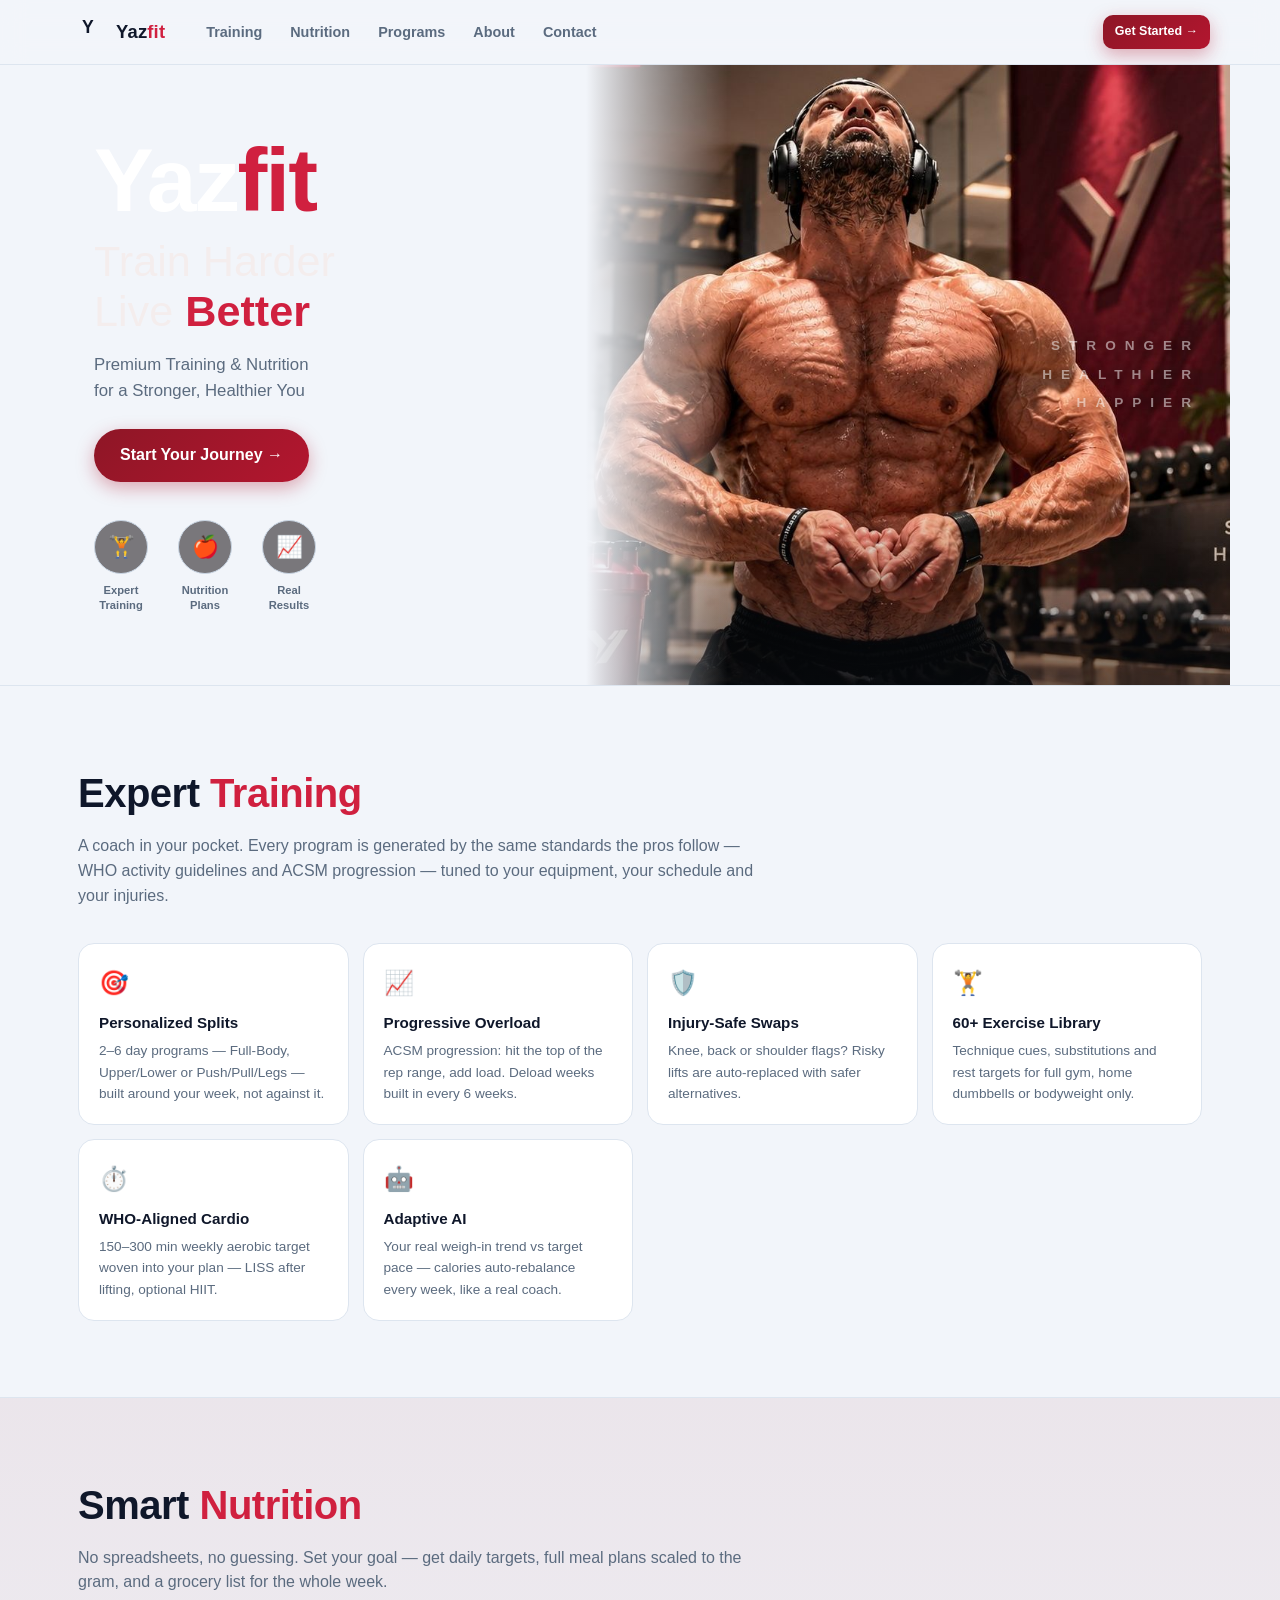
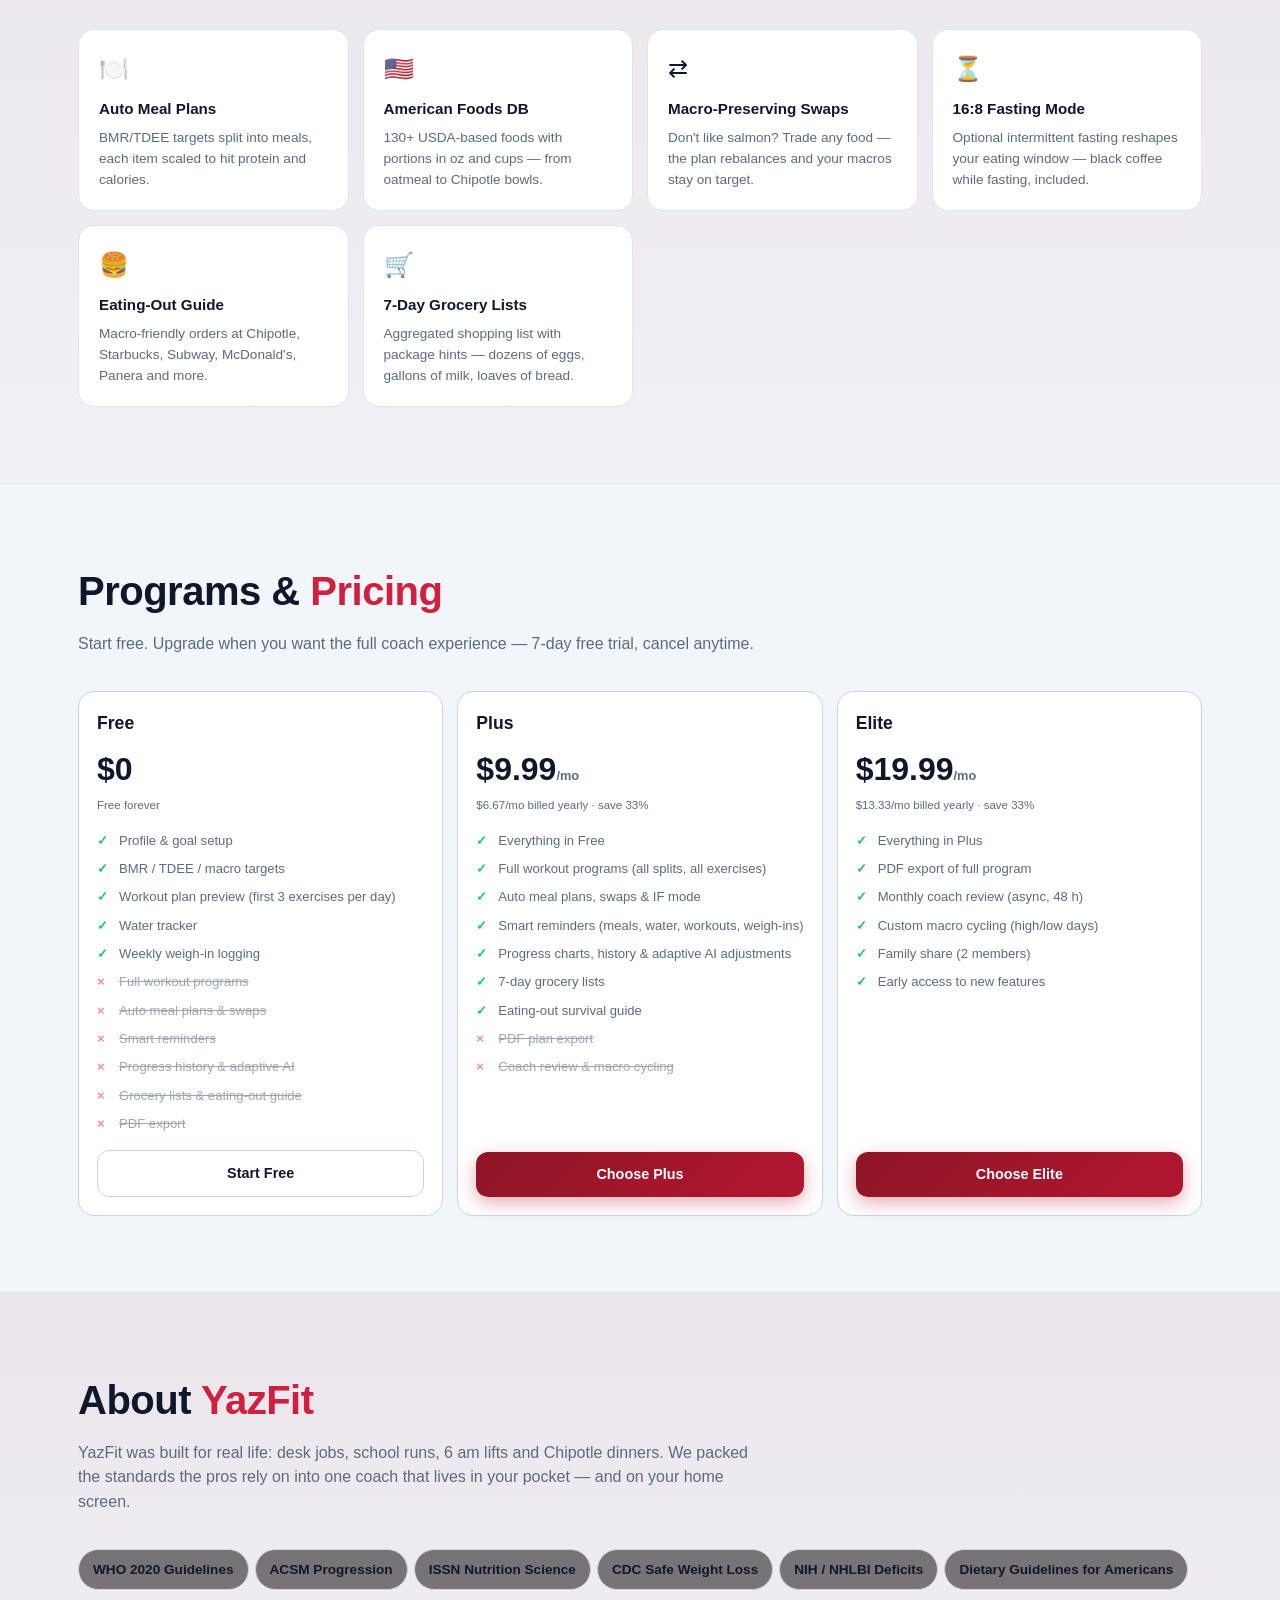
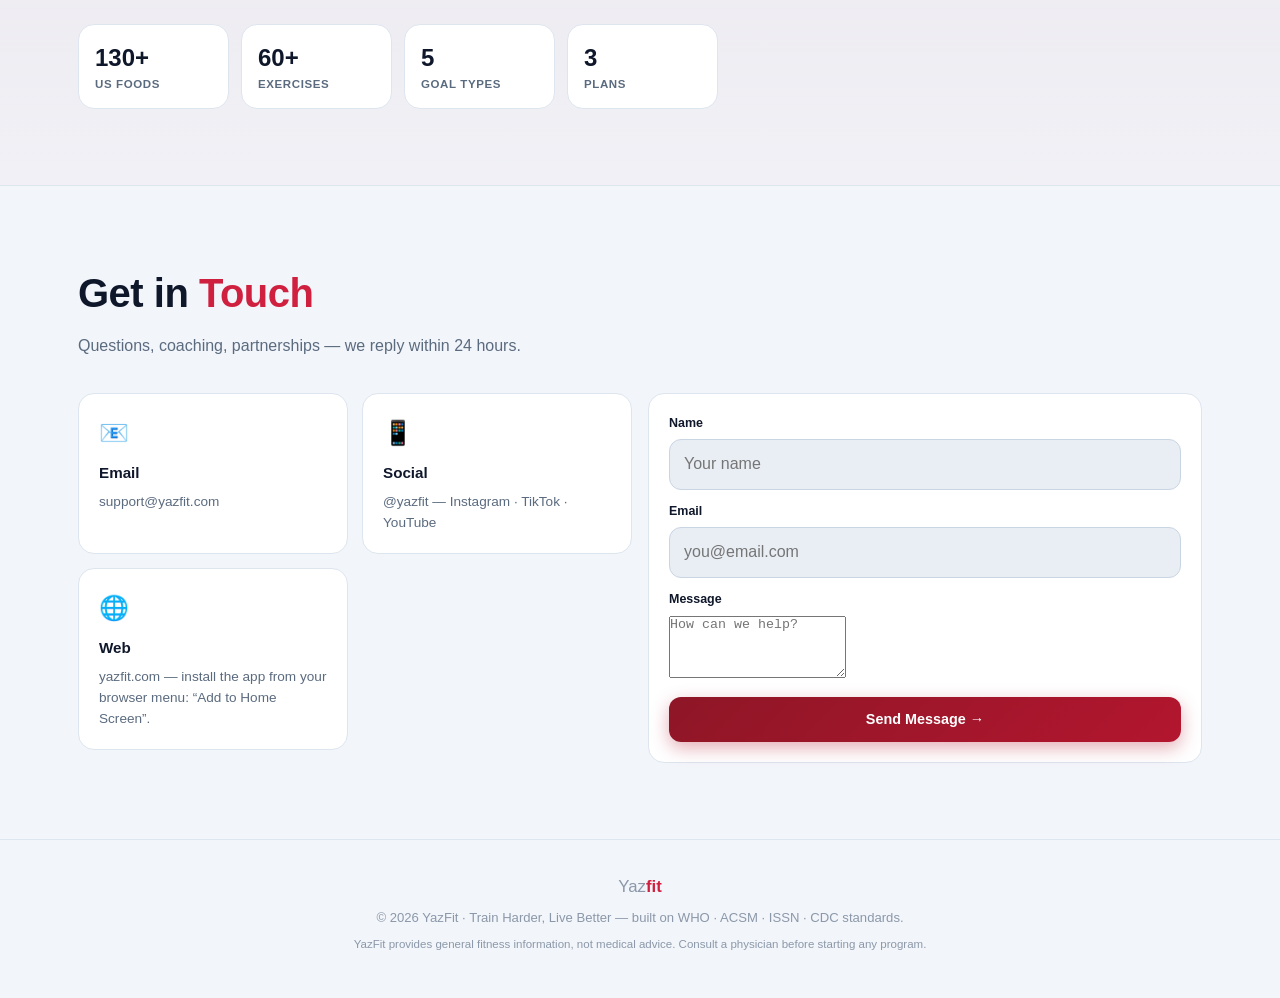
<file: index.html>
<!DOCTYPE html>
<html lang="en">
<head>
<meta charset="UTF-8">
<meta name="viewport" content="width=device-width, initial-scale=1, viewport-fit=cover">
<title>YazFit — Personal Training & Nutrition Coach</title>
<meta name="description" content="Personalized workout and nutrition plans built on WHO, ACSM, ISSN and CDC standards. US lifestyle ready.">
<meta name="theme-color" content="#0b0f14">
<link rel="manifest" href="manifest.json">
<link rel="icon" href="icons/icon.svg" type="image/svg+xml">
<link rel="apple-touch-icon" href="icons/icon.svg">
<meta name="apple-mobile-web-app-capable" content="yes">
<meta name="apple-mobile-web-app-title" content="YazFit">
<meta name="apple-mobile-web-app-status-bar-style" content="black-translucent">
<link rel="stylesheet" href="styles.css">
</head>
<body data-theme="dark">

<!-- ===== Landing (marketing home — built from the YazFit banner) ===== -->
<div id="landing" hidden>
  <header class="lnav">
    <div class="lnav-in">
      <button class="lbrand" data-act="landing-top" aria-label="YazFit home">
        <span class="logo">Y</span><span class="lbrand-t">Yaz<b>fit</b></span>
      </button>
      <nav class="llinks" aria-label="Site sections">
        <button class="llink" data-act="landing-nav" data-sec="training">Training</button>
        <button class="llink" data-act="landing-nav" data-sec="nutrition">Nutrition</button>
        <button class="llink" data-act="landing-nav" data-sec="programs">Programs</button>
        <button class="llink" data-act="landing-nav" data-sec="about">About</button>
        <button class="llink" data-act="landing-nav" data-sec="contact">Contact</button>
      </nav>
      <button class="btn primary sm lcta" data-act="start-journey">Get Started →</button>
    </div>
  </header>

  <section class="lhero" id="l-home">
    <div class="lhero-in">
      <div class="lhero-txt">
        <h1><span class="lw">Yaz</span><span class="lc">fit</span></h1>
        <p class="ltag">Train Harder<br>Live <b>Better</b></p>
        <p class="lsub">Premium Training &amp; Nutrition<br>for a Stronger, Healthier You</p>
        <button class="btn primary lcta-big" data-act="start-journey">Start Your Journey →</button>
        <div class="lfeat">
          <div class="lfeat-i"><span class="em">🏋️</span><b>Expert<br>Training</b></div>
          <div class="lfeat-i"><span class="em">🍎</span><b>Nutrition<br>Plans</b></div>
          <div class="lfeat-i"><span class="em">📈</span><b>Real<br>Results</b></div>
        </div>
      </div>
      <div class="lhero-img" role="img" aria-label="Athlete training in the gym"></div>
    </div>
    <div class="lside" aria-hidden="true">STRONGER<br>HEALTHIER<br>HAPPIER</div>
  </section>

  <section class="lsec" id="l-training">
    <h2>Expert <b>Training</b></h2>
    <p class="lsecd">A coach in your pocket. Every program is generated by the same standards the pros follow — WHO activity guidelines and ACSM progression — tuned to your equipment, your schedule and your injuries.</p>
    <div class="lgrid">
      <div class="lcard"><span class="em">🎯</span><b>Personalized Splits</b><p>2–6 day programs — Full-Body, Upper/Lower or Push/Pull/Legs — built around your week, not against it.</p></div>
      <div class="lcard"><span class="em">📈</span><b>Progressive Overload</b><p>ACSM progression: hit the top of the rep range, add load. Deload weeks built in every 6 weeks.</p></div>
      <div class="lcard"><span class="em">🛡️</span><b>Injury-Safe Swaps</b><p>Knee, back or shoulder flags? Risky lifts are auto-replaced with safer alternatives.</p></div>
      <div class="lcard"><span class="em">🏋️</span><b>60+ Exercise Library</b><p>Technique cues, substitutions and rest targets for full gym, home dumbbells or bodyweight only.</p></div>
      <div class="lcard"><span class="em">⏱️</span><b>WHO-Aligned Cardio</b><p>150–300 min weekly aerobic target woven into your plan — LISS after lifting, optional HIIT.</p></div>
      <div class="lcard"><span class="em">🤖</span><b>Adaptive AI</b><p>Your real weigh-in trend vs target pace — calories auto-rebalance every week, like a real coach.</p></div>
    </div>
  </section>

  <section class="lsec alt" id="l-nutrition">
    <h2>Smart <b>Nutrition</b></h2>
    <p class="lsecd">No spreadsheets, no guessing. Set your goal — get daily targets, full meal plans scaled to the gram, and a grocery list for the whole week.</p>
    <div class="lgrid">
      <div class="lcard"><span class="em">🍽️</span><b>Auto Meal Plans</b><p>BMR/TDEE targets split into meals, each item scaled to hit protein and calories.</p></div>
      <div class="lcard"><span class="em">🇺🇸</span><b>American Foods DB</b><p>130+ USDA-based foods with portions in oz and cups — from oatmeal to Chipotle bowls.</p></div>
      <div class="lcard"><span class="em">⇄</span><b>Macro-Preserving Swaps</b><p>Don't like salmon? Trade any food — the plan rebalances and your macros stay on target.</p></div>
      <div class="lcard"><span class="em">⏳</span><b>16:8 Fasting Mode</b><p>Optional intermittent fasting reshapes your eating window — black coffee while fasting, included.</p></div>
      <div class="lcard"><span class="em">🍔</span><b>Eating-Out Guide</b><p>Macro-friendly orders at Chipotle, Starbucks, Subway, McDonald's, Panera and more.</p></div>
      <div class="lcard"><span class="em">🛒</span><b>7-Day Grocery Lists</b><p>Aggregated shopping list with package hints — dozens of eggs, gallons of milk, loaves of bread.</p></div>
    </div>
  </section>

  <section class="lsec" id="l-programs">
    <h2>Programs &amp; <b>Pricing</b></h2>
    <p class="lsecd">Start free. Upgrade when you want the full coach experience — 7-day free trial, cancel anytime.</p>
    <div class="pw-grid" id="landing-tiers"></div>
  </section>

  <section class="lsec alt" id="l-about">
    <h2>About <b>YazFit</b></h2>
    <p class="lsecd">YazFit was built for real life: desk jobs, school runs, 6 am lifts and Chipotle dinners. We packed the standards the pros rely on into one coach that lives in your pocket — and on your home screen.</p>
    <div class="lchips">
      <span class="chip">WHO 2020 Guidelines</span><span class="chip">ACSM Progression</span><span class="chip">ISSN Nutrition Science</span>
      <span class="chip">CDC Safe Weight Loss</span><span class="chip">NIH / NHLBI Deficits</span><span class="chip">Dietary Guidelines for Americans</span>
    </div>
    <div class="lstats">
      <div class="stat"><div class="v">130+</div><div class="l">US Foods</div></div>
      <div class="stat"><div class="v">60+</div><div class="l">Exercises</div></div>
      <div class="stat"><div class="v">5</div><div class="l">Goal Types</div></div>
      <div class="stat"><div class="v">3</div><div class="l">Plans</div></div>
    </div>
  </section>

  <section class="lsec" id="l-contact">
    <h2>Get in <b>Touch</b></h2>
    <p class="lsecd">Questions, coaching, partnerships — we reply within 24 hours.</p>
    <div class="lcontact">
      <div class="lgrid" style="align-content:start">
        <div class="lcard"><span class="em">📧</span><b>Email</b><p>support@yazfit.com</p></div>
        <div class="lcard"><span class="em">📱</span><b>Social</b><p>@yazfit — Instagram · TikTok · YouTube</p></div>
        <div class="lcard"><span class="em">🌐</span><b>Web</b><p>yazfit.com — install the app from your browser menu: “Add to Home Screen”.</p></div>
      </div>
      <form class="lcard lform" id="l-contact-form">
        <label class="f"><span>Name</span><input class="in" id="lc-name" placeholder="Your name"></label>
        <label class="f"><span>Email</span><input class="in" id="lc-email" type="email" placeholder="you@email.com"></label>
        <label class="f"><span>Message</span><textarea class="in" id="lc-msg" rows="4" placeholder="How can we help?"></textarea></label>
        <button class="btn primary wide" type="button" data-act="contact-send">Send Message →</button>
      </form>
    </div>
  </section>

  <footer class="lfoot">
    <div class="lbrand-t" style="font-size:1.05rem">Yaz<b>fit</b></div>
    <p>© 2026 YazFit · Train Harder, Live Better — built on WHO · ACSM · ISSN · CDC standards.</p>
    <p class="tiny">YazFit provides general fitness information, not medical advice. Consult a physician before starting any program.</p>
  </footer>
</div>

<!-- ===== App shell ===== -->
<div id="app">
  <header class="topbar no-print">
    <button class="brand" data-act="open-landing" aria-label="YazFit home" style="background:none;border:none">
      <div class="logo">Y</div>
      <span>YazFit</span>
      <span id="subbadge" class="pill pro" style="display:none">PLUS</span>
      <span id="demobadge" class="pill warn" style="display:none">DEMO</span>
    </button>
    <div class="actions">
      <button class="btn sm ghost" id="btn-theme" data-act="theme" aria-label="Toggle theme">🌗</button>
      <button class="btn sm accent" id="btn-pro" data-act="open-paywall">Go Pro</button>
    </div>
  </header>

  <div class="layout">
    <nav id="sidebar" class="no-print" aria-label="Main navigation">
      <button class="nav-item" data-act="nav" data-tab="today"><span class="ic">🏠</span>Today</button>
      <button class="nav-item" data-act="nav" data-tab="workouts"><span class="ic">🏋️</span>Workouts</button>
      <button class="nav-item" data-act="nav" data-tab="nutrition"><span class="ic">🥗</span>Nutrition</button>
      <button class="nav-item" data-act="nav" data-tab="progress"><span class="ic">📈</span>Progress</button>
      <button class="nav-item" data-act="nav" data-tab="profile"><span class="ic">⚙️</span>Profile</button>
      <div class="procard" id="sidepro"></div>
    </nav>

    <main id="main">
      <section id="view-today" class="view"></section>
      <section id="view-workouts" class="view" hidden></section>
      <section id="view-nutrition" class="view" hidden></section>
      <section id="view-progress" class="view" hidden></section>
      <section id="view-profile" class="view" hidden></section>
    </main>
  </div>

  <nav id="bottomnav" class="no-print" aria-label="Main navigation">
    <button class="nav-item" data-act="nav" data-tab="today"><span class="ic">🏠</span>Today</button>
    <button class="nav-item" data-act="nav" data-tab="workouts"><span class="ic">🏋️</span>Workouts</button>
    <button class="nav-item" data-act="nav" data-tab="nutrition"><span class="ic">🥗</span>Nutrition</button>
    <button class="nav-item" data-act="nav" data-tab="progress"><span class="ic">📈</span>Progress</button>
    <button class="nav-item" data-act="nav" data-tab="profile"><span class="ic">⚙️</span>Profile</button>
  </nav>
</div>

<!-- ===== Onboarding ===== -->
<div id="onboarding" role="dialog" aria-label="Setup wizard"></div>

<!-- ===== Modal & toast roots ===== -->
<div id="modal-root"></div>
<div id="toast-root" aria-live="polite"></div>

<script src="data.js"></script>
<script src="engine.js"></script>
<script src="app-views.js"></script>
<script src="app-core.js"></script>
</body>
</html>
</file>
<file: styles.css>
/* ============================================================
   YazFit — Design System
   Mobile-first · dark default · Material/HIG-inspired patterns
   ============================================================ */
:root{
  --bg:#0b0f14; --bg2:rgba(15,20,27,.88); --surface:rgba(17,24,33,.94); --card:rgba(24,33,48,.82); --card2:rgba(30,41,56,.86);
  --line:#263140; --line2:#314052;
  --text:#e9eff6; --muted:#93a1b3; --faint:#64748b;
  --primary:#d0203f; --primary2:#ff5a74; --primary-ink:#ffffff;
  --accent:#ff4d64; --success:#22c55e; --warn:#f59e0b; --danger:#ef4444; --info:#38bdf8;
  --r:16px; --r-sm:12px; --shadow:0 10px 30px rgba(0,0,0,.35);
  --maxw:1180px;
}
/* Full-app photo background (dark theme) — clean cropped athlete hero */
body::before{
  content:"";position:fixed;inset:0;z-index:-1;pointer-events:none;
  background:
    linear-gradient(180deg,rgba(11,15,20,.55) 0%,rgba(11,15,20,.72) 42%,rgba(11,15,20,.88) 100%),
    url("assets/hero-bg.jpg") center 30%/cover no-repeat;
}
[data-theme="light"] body::before{content:none}
[data-theme="light"]{
  --bg:#f2f5fa; --bg2:#e9eef5; --surface:#ffffff; --card:#ffffff; --card2:#f3f6fb;
  --line:#dde5ef; --line2:#c9d5e3;
  --text:#0f172a; --muted:#5b6b7f; --faint:#8b98a9;
  --primary:#b3162f; --primary2:#d0203f; --primary-ink:#ffffff;
  --shadow:0 8px 24px rgba(15,23,42,.08);
}
*{box-sizing:border-box;margin:0;padding:0}
html{font-size:16px}
body{
  font-family:-apple-system,BlinkMacSystemFont,"Segoe UI",Roboto,"Helvetica Neue",Arial,sans-serif;
  background:var(--bg);color:var(--text);line-height:1.55;min-height:100vh;
  -webkit-font-smoothing:antialiased;
}
button{font:inherit;cursor:pointer;color:inherit}
input,select{font:inherit;color:inherit}
a{color:var(--primary2)}
img{max-width:100%}
:focus-visible{outline:2px solid var(--primary);outline-offset:2px;border-radius:6px}
@media (prefers-reduced-motion:reduce){*{animation:none!important;transition:none!important}}

/* ---------- layout ---------- */
#app{display:none;min-height:100vh}
#app.on{display:block}
.layout{display:grid;grid-template-columns:1fr;max-width:var(--maxw);margin:0 auto}
main{padding:14px 14px 96px;min-height:100vh}
@media(min-width:900px){
  .layout{grid-template-columns:240px 1fr;gap:0}
  main{padding:24px 28px 40px}
}
/* header */
.topbar{display:flex;align-items:center;justify-content:space-between;gap:10px;padding:10px 14px;position:sticky;top:0;z-index:40;background:color-mix(in srgb,var(--bg) 82%,transparent);backdrop-filter:blur(10px);border-bottom:1px solid var(--line)}
.brand{display:flex;align-items:center;gap:10px;font-weight:800;font-size:1.05rem;letter-spacing:.2px}
.brand .logo{width:34px;height:34px;border-radius:10px;background:linear-gradient(135deg,#8e1626,var(--primary));display:grid;place-items:center;font-size:1.05rem;color:#fff;box-shadow:var(--shadow)}
.topbar .actions{display:flex;align-items:center;gap:8px}
@media(min-width:900px){.topbar{padding:14px 28px}}
/* sidebar */
#sidebar{display:none}
@media(min-width:900px){
  #sidebar{display:flex;flex-direction:column;gap:4px;padding:18px 12px;border-right:1px solid var(--line);position:sticky;top:0;height:100vh}
  #sidebar .nav-item{flex:0 0 auto;justify-content:flex-start;padding:11px 14px}
  #sidebar .procard{margin-top:auto}
}
/* bottom nav (mobile) */
#bottomnav{position:fixed;bottom:0;left:0;right:0;z-index:50;display:flex;background:color-mix(in srgb,var(--surface) 92%,transparent);backdrop-filter:blur(12px);border-top:1px solid var(--line);padding:6px 4px calc(6px + env(safe-area-inset-bottom))}
@media(min-width:900px){#bottomnav{display:none}}
.nav-item{flex:1;display:flex;flex-direction:column;align-items:center;gap:3px;padding:8px 4px;border:none;background:none;color:var(--muted);font-size:.68rem;font-weight:600;border-radius:12px}
.nav-item .ic{font-size:1.25rem;line-height:1}
.nav-item.active{color:var(--primary2)}
.nav-item.active .ic{transform:scale(1.08)}

/* ---------- primitives ---------- */
.card{background:var(--card);border:1px solid var(--line);border-radius:var(--r);padding:16px;margin-bottom:14px}
.card.tight{padding:12px}
.card h3{font-size:1rem;margin-bottom:10px;display:flex;align-items:center;gap:8px}
.card h3 .sub{margin-left:auto;font-size:.75rem;color:var(--muted);font-weight:600}
.row{display:flex;gap:12px;flex-wrap:wrap}
.row>*{flex:1 1 180px}
.grid2{display:grid;grid-template-columns:1fr 1fr;gap:12px}
.grid3{display:grid;grid-template-columns:repeat(auto-fit,minmax(150px,1fr));gap:12px}
.muted{color:var(--muted)}
.small{font-size:.8rem}
.tiny{font-size:.72rem}
.center{text-align:center}
.hr{border:none;border-top:1px solid var(--line);margin:12px 0}
.pill{display:inline-flex;align-items:center;gap:6px;padding:4px 10px;border-radius:999px;font-size:.72rem;font-weight:700;background:var(--card2);border:1px solid var(--line);color:var(--muted)}
.pill.good{color:var(--success);border-color:color-mix(in srgb,var(--success) 40%,transparent)}
.pill.warn{color:var(--warn);border-color:color-mix(in srgb,var(--warn) 40%,transparent)}
.pill.bad{color:var(--danger);border-color:color-mix(in srgb,var(--danger) 40%,transparent)}
.pill.pro{background:linear-gradient(135deg,color-mix(in srgb,var(--accent) 22%,transparent),transparent);color:var(--accent);border-color:color-mix(in srgb,var(--accent) 45%,transparent)}

.btn{display:inline-flex;align-items:center;justify-content:center;gap:8px;padding:11px 18px;border-radius:var(--r-sm);border:1px solid var(--line2);background:var(--card2);color:var(--text);font-weight:700;font-size:.9rem;transition:transform .06s,filter .15s}
.btn:hover{filter:brightness(1.1)}
.btn:active{transform:scale(.98)}
.btn.primary{background:linear-gradient(135deg,#8e1626,var(--primary));border:none;color:#fff;box-shadow:0 6px 18px color-mix(in srgb,var(--primary) 35%,transparent)}
.btn.accent{background:linear-gradient(135deg,#b3162f,var(--accent));border:none;color:#fff}
.btn.ghost{background:transparent}
.btn.danger{background:transparent;border-color:color-mix(in srgb,var(--danger) 50%,transparent);color:var(--danger)}
.btn.wide{width:100%}
.btn.sm{padding:7px 12px;font-size:.78rem;border-radius:10px}
.btn:disabled{opacity:.5;cursor:not-allowed}

.chip{display:inline-flex;align-items:center;gap:6px;padding:9px 14px;border-radius:999px;border:1.5px solid var(--line2);background:var(--card2);font-weight:600;font-size:.85rem;margin:0 6px 8px 0}
.chip.on{border-color:var(--primary);background:color-mix(in srgb,var(--primary) 18%,var(--card2));color:var(--primary2)}
.chips{display:flex;flex-wrap:wrap}

.seg{display:flex;background:var(--card2);border:1px solid var(--line);border-radius:var(--r-sm);overflow:hidden}
.seg button{flex:1;padding:10px 6px;background:none;border:none;color:var(--muted);font-weight:700;font-size:.85rem}
.seg button.on{background:var(--primary);color:#fff}

label.f{display:block;margin-bottom:12px}
label.f span{display:block;font-size:.78rem;font-weight:700;color:var(--muted);margin-bottom:6px}
input.in,select.in{width:100%;padding:12px 14px;border-radius:var(--r-sm);border:1.5px solid var(--line2);background:var(--bg2);color:var(--text)}
input.in:focus,select.in:focus{border-color:var(--primary);outline:none}
.inpair{display:flex;gap:8px}
.inpair>*{flex:1}

/* rings & stats */
.rings{display:grid;grid-template-columns:repeat(auto-fit,minmax(140px,1fr));gap:12px}
.ring{display:flex;flex-direction:column;align-items:center;background:var(--card);border:1px solid var(--line);border-radius:var(--r);padding:14px 8px}
.ring .v{font-size:1.15rem;font-weight:800;margin-top:6px}
.ring .l{font-size:.72rem;color:var(--muted);font-weight:700;text-transform:uppercase;letter-spacing:.6px}
.stat{background:var(--card);border:1px solid var(--line);border-radius:var(--r);padding:14px 16px}
.stat .v{font-size:1.5rem;font-weight:800}
.stat .l{font-size:.72rem;color:var(--muted);font-weight:700;text-transform:uppercase;letter-spacing:.6px}
.stat .d{font-size:.78rem;color:var(--muted);margin-top:4px}
.val-good{color:var(--success)}.val-warn{color:var(--warn)}.val-bad{color:var(--danger)}

/* meals & timeline */
.meal{border:1px solid var(--line);border-radius:var(--r);background:var(--card);margin-bottom:10px;overflow:hidden}
.meal .head{display:flex;align-items:center;gap:10px;padding:12px 14px;cursor:pointer}
.meal .head .t{font-weight:800}
.meal .head .time{font-size:.75rem;color:var(--muted)}
.meal .head .meta{margin-left:auto;text-align:right;font-size:.75rem;color:var(--muted);font-weight:700}
.meal .items{padding:0 14px 12px;display:none}
.meal.open .items{display:block}
.meal .items .it{display:flex;align-items:baseline;gap:8px;padding:7px 0;border-top:1px dashed var(--line)}
.meal .items .it .amt{margin-left:auto;white-space:nowrap;color:var(--muted);font-weight:700;font-size:.8rem}
.meal .head .done{width:26px;height:26px;border-radius:50%;border:2px solid var(--line2);display:grid;place-items:center;background:none;font-size:.8rem;flex-shrink:0}
.meal .head .done.on{background:var(--success);border-color:var(--success);color:#062b12}
.timeline{position:relative;padding-left:18px}
.timeline::before{content:"";position:absolute;left:5px;top:6px;bottom:6px;width:2px;background:var(--line)}
.tl-ev{position:relative;display:flex;gap:10px;align-items:center;padding:7px 0;font-size:.85rem;color:var(--muted)}
.tl-ev .dot{position:absolute;left:-18px;width:10px;height:10px;border-radius:50%;background:var(--faint)}
.tl-ev.done .dot{background:var(--success)}
.tl-ev .tt{font-weight:800;color:var(--text);min-width:46px}
.tl-ev.fired{color:var(--text)}

/* workout */
.daycard{border:1px solid var(--line);border-radius:var(--r);background:var(--card);margin-bottom:12px;overflow:hidden}
.daycard .head{display:flex;align-items:center;gap:12px;padding:14px}
.daycard .head .badge{width:46px;height:46px;border-radius:12px;display:grid;place-items:center;font-weight:800;font-size:.9rem;background:var(--card2);border:1px solid var(--line);flex-shrink:0}
.daycard.strength .head .badge{background:color-mix(in srgb,var(--primary) 18%,transparent);border-color:color-mix(in srgb,var(--primary) 45%,transparent);color:var(--primary2)}
.daycard.rest .head .badge{background:color-mix(in srgb,var(--success) 12%,transparent);color:var(--success);border-color:color-mix(in srgb,var(--success) 35%,transparent)}
.daycard .head .t{font-weight:800}
.daycard .head .m{font-size:.75rem;color:var(--muted)}
.daycard .head .btn{margin-left:auto}
.daycard .body{display:none;padding:0 14px 14px}
.daycard.open .body{display:block}
.ex{padding:10px 0;border-top:1px solid var(--line)}
.ex .top{display:flex;align-items:center;gap:10px}
.ex .nm{font-weight:700;flex:1}
.ex .sr{white-space:nowrap;font-weight:800;color:var(--primary2);font-size:.85rem}
.ex .cues{margin:6px 0 0;font-size:.78rem;color:var(--muted);padding-left:16px}
.ex .cues li{margin-bottom:2px}
.ex .subs{margin-top:6px}
.ex .chk{width:22px;height:22px;border-radius:6px;border:2px solid var(--line2);background:none;flex-shrink:0}
.ex .chk.on{background:var(--success);border-color:var(--success)}
.ex.detaillink .nm{cursor:pointer;color:var(--primary2)}
.locked{position:relative}
.blur{filter:blur(6px);pointer-events:none;user-select:none}
.lockover{position:absolute;inset:0;display:flex;flex-direction:column;align-items:center;justify-content:center;gap:8px;z-index:2;background:color-mix(in srgb,var(--bg) 30%,transparent);border-radius:var(--r);text-align:center;padding:12px}

/* progress */
.chart{width:100%;height:auto}
.legend{display:flex;gap:14px;font-size:.72rem;color:var(--muted);margin-top:6px}
.legend .k{width:18px;height:3px;border-radius:2px;display:inline-block;vertical-align:middle;margin-right:5px}
.watrow{display:flex;flex-wrap:wrap;gap:8px}
.cup{width:34px;height:42px;font-size:1.05rem;border-radius:8px;border:1.5px solid var(--line2);background:var(--card2)}
.cup.on{background:color-mix(in srgb,var(--info) 25%,var(--card2));border-color:var(--info)}

/* paywall */
.pw-grid{display:grid;grid-template-columns:1fr;gap:14px}
@media(min-width:700px){.pw-grid{grid-template-columns:repeat(3,1fr)}}
.tier{border:1.5px solid var(--line2);border-radius:var(--r);padding:18px;background:var(--card);position:relative;display:flex;flex-direction:column}
.tier.pop{border-color:var(--accent);box-shadow:0 0 0 1px var(--accent),var(--shadow)}
.tier .popb{position:absolute;top:-12px;left:50%;transform:translateX(-50%);background:var(--accent);color:#fff;font-weight:800;font-size:.7rem;padding:4px 12px;border-radius:999px}
.tier h4{font-size:1.1rem}
.tier .price{font-size:2rem;font-weight:800;margin:8px 0 2px}
.tier .price small{font-size:.8rem;color:var(--muted);font-weight:600}
.tier ul{list-style:none;margin:12px 0;font-size:.82rem;flex:1}
.tier ul li{padding:4px 0 4px 22px;position:relative;color:var(--muted)}
.tier ul li::before{content:"✓";position:absolute;left:0;color:var(--success);font-weight:800}
.tier ul li.no::before{content:"×";color:var(--danger)}
.tier ul li.no{text-decoration:line-through;opacity:.6}

/* onboarding */
#onboarding{position:fixed;inset:0;z-index:100;background:color-mix(in srgb,var(--bg) 72%,transparent);backdrop-filter:blur(10px);-webkit-backdrop-filter:blur(10px);display:none;overflow-y:auto}
#onboarding.on{display:block}
.ob-wrap{max-width:560px;margin:0 auto;padding:28px 18px 60px;min-height:100vh;display:flex;flex-direction:column}
.ob-dots{display:flex;gap:6px;margin:14px 0 22px}
.ob-dots .d{height:5px;flex:1;border-radius:3px;background:var(--line)}
.ob-dots .d.on{background:var(--primary)}
.ob-hero{text-align:center;padding:26px 0 8px}
.ob-hero .big{font-size:2.6rem;margin-bottom:10px}
.ob-hero-img{width:100%;aspect-ratio:16/9;object-fit:cover;border-radius:var(--r);border:1px solid var(--line2);box-shadow:var(--shadow);margin-bottom:12px;display:block}
.ob-hero h1{font-size:1.6rem;line-height:1.25;margin-bottom:8px}
.goalgrid{display:grid;grid-template-columns:1fr 1fr;gap:10px}
.goalcard{border:1.5px solid var(--line2);border-radius:var(--r);padding:16px 12px;background:var(--card2);text-align:center}
.goalcard .em{font-size:1.6rem}
.goalcard .nm{font-weight:800;margin-top:6px;font-size:.9rem}
.goalcard .ds{font-size:.7rem;color:var(--muted);margin-top:4px}
.goalcard.on{border-color:var(--primary);background:color-mix(in srgb,var(--primary) 14%,var(--card2))}
.ob-foot{margin-top:auto;padding-top:20px;display:flex;gap:10px}
.ob-foot .btn{flex:1}
.slider{-webkit-appearance:none;appearance:none;width:100%;height:8px;border-radius:4px;background:var(--line2)}
.slider::-webkit-slider-thumb{-webkit-appearance:none;width:24px;height:24px;border-radius:50%;background:var(--primary);border:3px solid var(--bg);box-shadow:0 2px 8px rgba(0,0,0,.4);cursor:pointer}

/* modal & toast */
#modal-root{position:fixed;inset:0;z-index:120;display:none;align-items:flex-end;justify-content:center;background:rgba(2,6,12,.62);backdrop-filter:blur(3px)}
#modal-root.on{display:flex}
@media(min-width:700px){#modal-root{align-items:center}}
.modal{background:var(--surface);border:1px solid var(--line);border-radius:20px 20px 0 0;width:100%;max-width:560px;max-height:88vh;overflow-y:auto;padding:20px}
@media(min-width:700px){.modal{border-radius:20px;padding:26px}}
.modal h2{font-size:1.25rem;margin-bottom:4px}
.modal .mhead{display:flex;align-items:center;margin-bottom:12px}
.modal .mhead .x{margin-left:auto;width:34px;height:34px;border-radius:50%;border:none;background:var(--card2);font-size:1rem}
#toast-root{position:fixed;left:50%;transform:translateX(-50%);bottom:84px;z-index:200;display:flex;flex-direction:column;gap:8px;width:min(92vw,420px)}
@media(min-width:900px){#toast-root{bottom:24px}}
.toast{background:var(--card2);border:1px solid var(--line2);border-radius:12px;padding:12px 14px;box-shadow:var(--shadow);font-size:.85rem;display:flex;gap:10px;align-items:center;animation:tin .25s ease}
.toast .em{font-size:1.2rem}
@keyframes tin{from{opacity:0;transform:translateY(10px)}to{opacity:1;transform:none}}

/* misc */
.procard{border:1.5px solid color-mix(in srgb,var(--accent) 45%,transparent);background:linear-gradient(135deg,color-mix(in srgb,var(--accent) 10%,var(--card)),var(--card));border-radius:var(--r);padding:14px;margin-top:12px}
.banner{border-radius:var(--r-sm);padding:12px 14px;font-size:.82rem;margin-bottom:12px;border:1px solid}
.banner.warn{background:color-mix(in srgb,var(--warn) 12%,transparent);border-color:color-mix(in srgb,var(--warn) 40%,transparent);color:var(--warn)}
.banner.info{background:color-mix(in srgb,var(--info) 10%,transparent);border-color:color-mix(in srgb,var(--info) 35%,transparent);color:var(--info)}
.banner.danger{background:color-mix(in srgb,var(--danger) 10%,transparent);border-color:color-mix(in srgb,var(--danger) 40%,transparent);color:var(--danger)}
.banner.good{background:color-mix(in srgb,var(--success) 10%,transparent);border-color:color-mix(in srgb,var(--success) 35%,transparent);color:var(--success)}
.section-title{font-size:.78rem;font-weight:800;letter-spacing:1.2px;text-transform:uppercase;color:var(--faint);margin:22px 0 10px}
.table{width:100%;border-collapse:collapse;font-size:.85rem}
.table th{text-align:left;color:var(--muted);font-size:.72rem;text-transform:uppercase;letter-spacing:.6px;padding:8px 6px;border-bottom:1px solid var(--line)}
.table td{padding:8px 6px;border-bottom:1px dashed var(--line)}
.qa{display:flex;gap:10px;margin-top:14px}
.qa .btn{flex:1;display:flex;flex-direction:column;gap:4px;padding:14px}
.qa .btn .em{font-size:1.3rem}
.qa .btn .tx{font-size:.72rem;color:var(--muted)}
.welcomelist{list-style:none;margin:14px 0}
.welcomelist li{display:flex;gap:10px;padding:8px 0;font-size:.9rem}
.welcomelist .em{font-size:1.15rem}

@media print{
  #sidebar,#bottomnav,.topbar,.no-print,#toast-root,#modal-root{display:none!important}
  main{padding:0}
  body{background:#fff;color:#000}
  body::before{content:none}
  .card,.daycard{border:1px solid #bbb;page-break-inside:avoid}
}

/* ============================================================
   Landing — marketing home rebuilt from the YazFit banner
   ============================================================ */
body.landing-on #app{display:none}
#landing{min-height:100vh;background:var(--bg);color:var(--text)}
body.landing-on::before{opacity:.35}

/* nav */
.lnav{position:sticky;top:0;z-index:60;background:color-mix(in srgb,var(--bg) 78%,transparent);backdrop-filter:blur(12px);-webkit-backdrop-filter:blur(12px);border-bottom:1px solid var(--line)}
.lnav-in{max-width:var(--maxw);margin:0 auto;display:flex;align-items:center;gap:14px;padding:12px 20px}
.lbrand{display:flex;align-items:center;gap:10px;background:none;border:none;font-weight:800;font-size:1.15rem;letter-spacing:.2px}
.lbrand-t b,.lw+.lc,.ltag b,.lsec h2 b{color:var(--primary2)}
.lbrand .logo{width:36px;height:36px;font-size:1.1rem}
.llinks{display:flex;gap:2px;margin-left:14px;overflow-x:auto;scrollbar-width:none}
.llinks::-webkit-scrollbar{display:none}
.llink{background:none;border:none;color:var(--muted);font-weight:600;font-size:.9rem;padding:9px 13px;border-radius:10px;white-space:nowrap;position:relative}
.llink:hover{color:var(--text)}
.llink.on{color:var(--text)}
.llink.on::after{content:"";position:absolute;left:13px;right:13px;bottom:4px;height:2px;border-radius:2px;background:var(--primary)}
.lcta{margin-left:auto;white-space:nowrap}

/* hero — banner composition: text left, athlete right */
.lhero{position:relative;overflow:hidden;border-bottom:1px solid var(--line)}
.lhero-in{position:relative;max-width:var(--maxw);margin:0 auto;display:grid;grid-template-columns:5fr 6fr;min-height:620px}
.lhero-txt{display:flex;flex-direction:column;justify-content:center;padding:64px 44px;z-index:2}
.lhero-txt h1{font-size:clamp(3.4rem,8vw,5.6rem);line-height:.95;letter-spacing:-2px;font-weight:800}
.lw{color:#fff}
.lc{color:var(--primary)}
.ltag{font-size:clamp(1.7rem,3.4vw,2.7rem);font-weight:300;line-height:1.15;color:#f4eded;margin:14px 0 16px}
.ltag b{font-weight:800}
.lsub{color:var(--muted);font-size:1.05rem;line-height:1.5;margin-bottom:26px}
.lcta-big{align-self:flex-start;font-size:1rem;padding:14px 26px;border-radius:999px}
.lfeat{display:flex;gap:30px;margin-top:38px}
.lfeat-i{display:flex;flex-direction:column;align-items:center;gap:9px;font-size:.7rem;font-weight:700;color:var(--muted);text-align:center;line-height:1.35}
.lfeat-i .em{width:54px;height:54px;border:1.5px solid var(--line2);border-radius:50%;display:grid;place-items:center;font-size:1.35rem;background:rgba(23,17,20,.55)}
.lhero-img{position:relative;background:url("assets/hero-bg.jpg") center 18%/cover no-repeat;min-height:420px}
.lhero-img::before{content:"";position:absolute;inset:0;background:linear-gradient(90deg,var(--bg) 0%,rgba(11,15,20,0) 22%),linear-gradient(0deg,rgba(11,15,20,.55) 0%,rgba(11,15,20,0) 30%)}
.lside{position:absolute;right:30px;top:50%;transform:translateY(-50%);text-align:right;color:rgba(255,255,255,.5);letter-spacing:9px;font-weight:800;font-size:.85rem;line-height:2.1;z-index:2;text-shadow:0 2px 12px rgba(0,0,0,.6)}
@media(min-width:901px){.lside{right:max(30px,calc((100vw - var(--maxw))/2 + 30px))}}

/* sections */
.lsec{max-width:var(--maxw);margin:0 auto;padding:76px 28px;scroll-margin-top:64px}
.lsec.alt{background:linear-gradient(180deg,rgba(142,22,38,.07),rgba(142,22,38,.02));border-top:1px solid var(--line);border-bottom:1px solid var(--line);max-width:none;padding-left:max(28px,calc((100vw - var(--maxw))/2 + 28px));padding-right:max(28px,calc((100vw - var(--maxw))/2 + 28px))}
.lsec h2{font-size:clamp(1.8rem,3.6vw,2.5rem);margin-bottom:10px;letter-spacing:-.5px}
.lsecd{color:var(--muted);max-width:680px;margin-bottom:34px}
.lgrid{display:grid;grid-template-columns:repeat(auto-fit,minmax(250px,1fr));gap:14px}
.lcard{background:var(--card);border:1px solid var(--line);border-radius:var(--r);padding:20px}
.lcard .em{font-size:1.5rem}
.lcard b{display:block;margin:10px 0 6px;font-size:.95rem}
.lcard p{font-size:.85rem;color:var(--muted)}
.lchips{display:flex;flex-wrap:wrap;margin-bottom:26px}
.lchips .chip{background:rgba(23,17,20,.55)}
.lstats{display:grid;grid-template-columns:repeat(auto-fit,minmax(130px,1fr));gap:12px;max-width:640px}

/* contact */
.lcontact{display:grid;grid-template-columns:1fr 1fr;gap:16px;align-items:start}
.lform label.f span{color:var(--text)}
@media(max-width:760px){.lcontact{grid-template-columns:1fr}}

/* footer */
.lfoot{border-top:1px solid var(--line);padding:34px 24px 44px;text-align:center;color:var(--faint);font-size:.82rem}
.lfoot p{margin-top:8px}

/* responsive hero */
@media(max-width:900px){
  .lhero-in{grid-template-columns:1fr;min-height:0}
  .lhero-img{position:absolute;inset:0;min-height:0;z-index:0}
  .lhero-img::before{background:linear-gradient(180deg,rgba(11,15,20,.78) 0%,rgba(11,15,20,.62) 40%,rgba(11,15,20,.94) 100%)}
  .lhero-txt{padding:64px 24px 54px}
  .lside{display:none}
  .lnav-in{padding:10px 14px}
}
</file>
